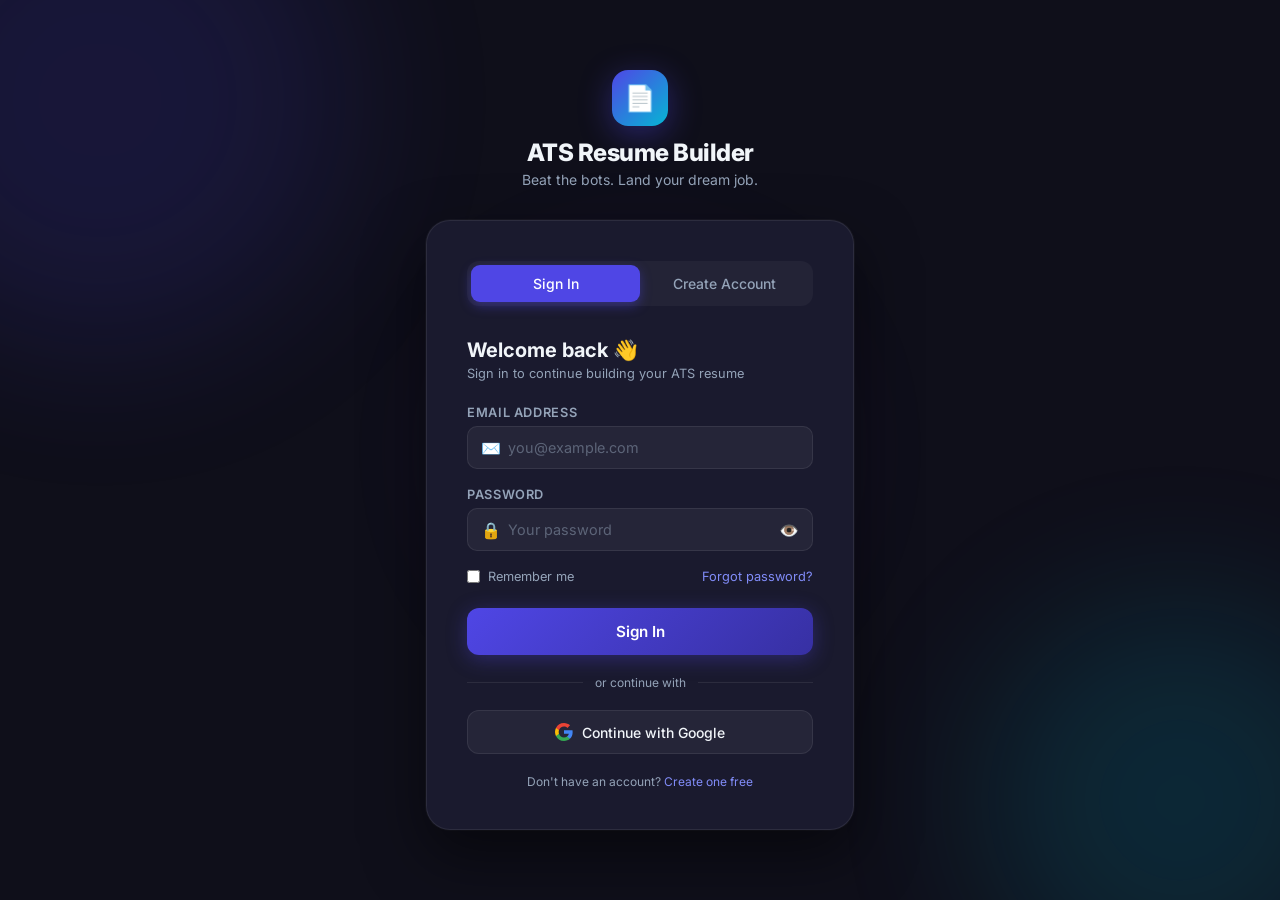
<file: target/classes/static/login.html>
<!DOCTYPE html>
<html lang="en">
<head>
    <meta charset="UTF-8">
    <meta name="viewport" content="width=device-width, initial-scale=1.0">
    <title>Sign In – ATS Resume Builder</title>
    <meta name="description" content="Sign in or create an account to access your ATS-Optimized Resume Builder.">
    <link href="https://fonts.googleapis.com/css2?family=Inter:wght@300;400;500;600;700;800&display=swap" rel="stylesheet">
    <style>
        *, *::before, *::after { box-sizing: border-box; margin: 0; padding: 0; }

        :root {
            --primary: #4F46E5;
            --primary-dark: #3730A3;
            --primary-light: #818CF8;
            --accent: #06B6D4;
            --success: #10B981;
            --danger: #EF4444;
            --bg: #0F0F1A;
            --surface: #1A1A2E;
            --surface2: #16213E;
            --border: rgba(255,255,255,0.08);
            --text: #F1F5F9;
            --text-muted: #94A3B8;
        }

        body {
            font-family: 'Inter', sans-serif;
            background: var(--bg);
            min-height: 100vh;
            display: flex;
            flex-direction: column;
            align-items: center;
            justify-content: center;
            overflow-x: hidden;
            position: relative;
        }

        /* Animated background blobs */
        .bg-blob {
            position: fixed;
            border-radius: 50%;
            filter: blur(80px);
            opacity: 0.15;
            animation: drift 8s ease-in-out infinite alternate;
            pointer-events: none;
            z-index: 0;
        }
        .blob-1 { width: 500px; height: 500px; background: var(--primary); top: -150px; left: -150px; animation-delay: 0s; }
        .blob-2 { width: 400px; height: 400px; background: var(--accent); bottom: -100px; right: -100px; animation-delay: 3s; }
        .blob-3 { width: 300px; height: 300px; background: #7C3AED; top: 50%; left: 50%; transform: translate(-50%,-50%); animation-delay: 1.5s; }

        @keyframes drift {
            from { transform: translate(0, 0) scale(1); }
            to { transform: translate(30px, 20px) scale(1.05); }
        }

        /* Main container */
        .auth-container {
            position: relative;
            z-index: 1;
            width: 100%;
            max-width: 460px;
            padding: 2rem 1rem;
            margin: auto;
        }

        /* Logo / Brand */
        .brand {
            text-align: center;
            margin-bottom: 2rem;
        }
        .brand-icon {
            width: 56px;
            height: 56px;
            background: linear-gradient(135deg, var(--primary), var(--accent));
            border-radius: 16px;
            display: inline-flex;
            align-items: center;
            justify-content: center;
            font-size: 1.6rem;
            margin-bottom: 0.75rem;
            box-shadow: 0 8px 32px rgba(79, 70, 229, 0.4);
        }
        .brand h1 {
            font-size: 1.5rem;
            font-weight: 800;
            color: var(--text);
            letter-spacing: -0.5px;
        }
        .brand p {
            color: var(--text-muted);
            font-size: 0.875rem;
            margin-top: 0.25rem;
        }

        /* Card */
        .auth-card {
            background: var(--surface);
            border: 1px solid var(--border);
            border-radius: 24px;
            padding: 2.5rem;
            box-shadow: 0 25px 60px rgba(0, 0, 0, 0.5), 0 0 0 1px rgba(255,255,255,0.04);
            backdrop-filter: blur(20px);
        }

        /* Tabs */
        .auth-tabs {
            display: flex;
            background: rgba(255,255,255,0.04);
            border-radius: 12px;
            padding: 4px;
            margin-bottom: 2rem;
        }
        .auth-tab {
            flex: 1;
            padding: 0.625rem;
            border: none;
            background: transparent;
            color: var(--text-muted);
            font-family: 'Inter', sans-serif;
            font-size: 0.875rem;
            font-weight: 500;
            border-radius: 9px;
            cursor: pointer;
            transition: all 0.2s ease;
        }
        .auth-tab.active {
            background: var(--primary);
            color: #fff;
            box-shadow: 0 4px 12px rgba(79, 70, 229, 0.4);
        }
        .auth-tab:hover:not(.active) { color: var(--text); background: rgba(255,255,255,0.06); }

        /* Form panels */
        .auth-panel { display: none; }
        .auth-panel.active { display: block; }

        /* Form heading */
        .panel-heading {
            margin-bottom: 1.5rem;
        }
        .panel-heading h2 {
            font-size: 1.25rem;
            font-weight: 700;
            color: var(--text);
        }
        .panel-heading p {
            font-size: 0.8rem;
            color: var(--text-muted);
            margin-top: 0.25rem;
        }

        /* Form fields */
        .field { margin-bottom: 1.125rem; }
        .field label {
            display: block;
            font-size: 0.8rem;
            font-weight: 600;
            color: var(--text-muted);
            text-transform: uppercase;
            letter-spacing: 0.05em;
            margin-bottom: 0.4rem;
        }
        .input-wrap {
            position: relative;
        }
        .input-icon {
            position: absolute;
            left: 14px;
            top: 50%;
            transform: translateY(-50%);
            font-size: 1rem;
            pointer-events: none;
        }
        .field input {
            width: 100%;
            padding: 0.75rem 0.875rem 0.75rem 2.5rem;
            background: rgba(255,255,255,0.05);
            border: 1px solid var(--border);
            border-radius: 10px;
            color: var(--text);
            font-family: 'Inter', sans-serif;
            font-size: 0.9rem;
            transition: border-color 0.2s, box-shadow 0.2s, background 0.2s;
            outline: none;
        }
        .field input::placeholder { color: rgba(148,163,184,0.5); }
        .field input:focus {
            border-color: var(--primary-light);
            background: rgba(79, 70, 229, 0.08);
            box-shadow: 0 0 0 3px rgba(79, 70, 229, 0.15);
        }

        /* Password toggle */
        .toggle-password {
            position: absolute;
            right: 14px;
            top: 50%;
            transform: translateY(-50%);
            background: none;
            border: none;
            color: var(--text-muted);
            cursor: pointer;
            font-size: 1rem;
            padding: 0;
            transition: color 0.2s;
        }
        .toggle-password:hover { color: var(--text); }

        /* Remember / Forgot row */
        .form-footer-row {
            display: flex;
            align-items: center;
            justify-content: space-between;
            margin-bottom: 1.5rem;
        }
        .remember-label {
            display: flex;
            align-items: center;
            gap: 0.5rem;
            font-size: 0.8rem;
            color: var(--text-muted);
            cursor: pointer;
            user-select: none;
        }
        .remember-label input[type="checkbox"] { accent-color: var(--primary); }
        .forgot-link {
            font-size: 0.8rem;
            color: var(--primary-light);
            text-decoration: none;
            transition: color 0.2s;
        }
        .forgot-link:hover { color: #fff; }

        /* Submit button */
        .submit-btn {
            width: 100%;
            padding: 0.875rem;
            background: linear-gradient(135deg, var(--primary), var(--primary-dark));
            color: #fff;
            font-family: 'Inter', sans-serif;
            font-size: 0.95rem;
            font-weight: 600;
            border: none;
            border-radius: 12px;
            cursor: pointer;
            transition: all 0.2s ease;
            box-shadow: 0 4px 20px rgba(79, 70, 229, 0.35);
            position: relative;
            overflow: hidden;
        }
        .submit-btn::before {
            content: '';
            position: absolute;
            inset: 0;
            background: linear-gradient(135deg, rgba(255,255,255,0.1), transparent);
            opacity: 0;
            transition: opacity 0.2s;
        }
        .submit-btn:hover::before { opacity: 1; }
        .submit-btn:hover { transform: translateY(-1px); box-shadow: 0 8px 28px rgba(79, 70, 229, 0.5); }
        .submit-btn:active { transform: translateY(0); }
        .submit-btn:disabled { opacity: 0.6; cursor: not-allowed; transform: none; }

        /* Divider */
        .divider {
            display: flex;
            align-items: center;
            gap: 0.75rem;
            margin: 1.25rem 0;
            color: var(--text-muted);
            font-size: 0.75rem;
        }
        .divider::before, .divider::after {
            content: '';
            flex: 1;
            height: 1px;
            background: var(--border);
        }

        /* Google OAuth button (mock) */
        .oauth-btn {
            width: 100%;
            padding: 0.75rem;
            background: rgba(255,255,255,0.05);
            border: 1px solid var(--border);
            border-radius: 12px;
            color: var(--text);
            font-family: 'Inter', sans-serif;
            font-size: 0.875rem;
            font-weight: 500;
            cursor: pointer;
            display: flex;
            align-items: center;
            justify-content: center;
            gap: 0.6rem;
            transition: all 0.2s;
        }
        .oauth-btn:hover { background: rgba(255,255,255,0.09); border-color: rgba(255,255,255,0.15); }

        /* Alert messages */
        .alert {
            padding: 0.75rem 1rem;
            border-radius: 10px;
            font-size: 0.85rem;
            font-weight: 500;
            margin-bottom: 1.25rem;
            display: none;
            animation: slideIn 0.3s ease;
        }
        .alert.show { display: flex; align-items: center; gap: 0.5rem; }
        .alert-error { background: rgba(239,68,68,0.12); border: 1px solid rgba(239,68,68,0.3); color: #FCA5A5; }
        .alert-success { background: rgba(16,185,129,0.12); border: 1px solid rgba(16,185,129,0.3); color: #6EE7B7; }

        @keyframes slideIn {
            from { opacity: 0; transform: translateY(-8px); }
            to { opacity: 1; transform: translateY(0); }
        }

        /* Terms text */
        .terms-text {
            font-size: 0.75rem;
            color: var(--text-muted);
            text-align: center;
            margin-top: 1rem;
        }
        .terms-text a { color: var(--primary-light); text-decoration: none; }

        /* Spinner */
        .spinner {
            display: inline-block;
            width: 16px;
            height: 16px;
            border: 2px solid rgba(255,255,255,0.3);
            border-top-color: #fff;
            border-radius: 50%;
            animation: spin 0.7s linear infinite;
            vertical-align: middle;
            margin-right: 6px;
        }
        @keyframes spin { to { transform: rotate(360deg); } }

        /* Password strength */
        .strength-bar {
            height: 3px;
            border-radius: 2px;
            margin-top: 6px;
            background: rgba(255,255,255,0.08);
            overflow: hidden;
        }
        .strength-fill {
            height: 100%;
            border-radius: 2px;
            transition: width 0.3s ease, background 0.3s ease;
            width: 0%;
        }
    </style>
</head>
<body>

    <!-- Animated background -->
    <div class="bg-blob blob-1"></div>
    <div class="bg-blob blob-2"></div>
    <div class="bg-blob blob-3"></div>

    <div class="auth-container">

        <!-- Brand -->
        <div class="brand">
            <div class="brand-icon">📄</div>
            <h1>ATS Resume Builder</h1>
            <p>Beat the bots. Land your dream job.</p>
        </div>

        <!-- Card -->
        <div class="auth-card">

            <!-- Tabs -->
            <div class="auth-tabs" role="tablist">
                <button class="auth-tab active" id="tabSignIn" role="tab" onclick="switchTab('signin')">Sign In</button>
                <button class="auth-tab" id="tabSignUp" role="tab" onclick="switchTab('signup')">Create Account</button>
            </div>

            <!-- ===== SIGN IN PANEL ===== -->
            <div class="auth-panel active" id="panelSignIn">
                <div class="panel-heading">
                    <h2>Welcome back 👋</h2>
                    <p>Sign in to continue building your ATS resume</p>
                </div>

                <div class="alert alert-error" id="loginError">
                    <span>⚠️</span><span id="loginErrorMsg"></span>
                </div>
                <div class="alert alert-success" id="loginSuccess">
                    <span>✅</span><span id="loginSuccessMsg"></span>
                </div>

                <form id="loginForm" onsubmit="handleLogin(event)">
                    <div class="field">
                        <label for="loginEmail">Email Address</label>
                        <div class="input-wrap">
                            <span class="input-icon">✉️</span>
                            <input type="email" id="loginEmail" placeholder="you@example.com" required autocomplete="email">
                        </div>
                    </div>

                    <div class="field">
                        <label for="loginPassword">Password</label>
                        <div class="input-wrap">
                            <span class="input-icon">🔒</span>
                            <input type="password" id="loginPassword" placeholder="Your password" required autocomplete="current-password">
                            <button type="button" class="toggle-password" onclick="togglePass('loginPassword', this)">👁️</button>
                        </div>
                    </div>

                    <div class="form-footer-row">
                        <label class="remember-label">
                            <input type="checkbox" id="rememberMe"> Remember me
                        </label>
                        <a href="#" class="forgot-link">Forgot password?</a>
                    </div>

                    <button type="submit" class="submit-btn" id="loginBtn">Sign In</button>
                </form>

                <div class="divider">or continue with</div>

                <button class="oauth-btn" onclick="alert('Google OAuth coming soon!')">
                    <svg width="18" height="18" viewBox="0 0 18 18"><path fill="#4285F4" d="M17.64 9.2c0-.637-.057-1.251-.164-1.84H9v3.481h4.844c-.209 1.125-.843 2.078-1.796 2.717v2.258h2.908c1.702-1.567 2.684-3.874 2.684-6.615z"/><path fill="#34A853" d="M9 18c2.43 0 4.467-.806 5.956-2.18l-2.908-2.259c-.806.54-1.837.86-3.048.86-2.344 0-4.328-1.584-5.036-3.711H.957v2.332A8.997 8.997 0 0 0 9 18z"/><path fill="#FBBC05" d="M3.964 10.71A5.41 5.41 0 0 1 3.682 9c0-.593.102-1.17.282-1.71V4.958H.957A8.996 8.996 0 0 0 0 9c0 1.452.348 2.827.957 4.042l3.007-2.332z"/><path fill="#EA4335" d="M9 3.58c1.321 0 2.508.454 3.44 1.345l2.582-2.58C13.463.891 11.426 0 9 0A8.997 8.997 0 0 0 .957 4.958L3.964 7.29C4.672 5.163 6.656 3.58 9 3.58z"/></svg>
                    Continue with Google
                </button>

                <p class="terms-text" style="margin-top:1.25rem;">
                    Don't have an account? <a href="#" onclick="switchTab('signup')">Create one free</a>
                </p>
            </div>

            <!-- ===== SIGN UP PANEL ===== -->
            <div class="auth-panel" id="panelSignUp">
                <div class="panel-heading">
                    <h2>Create your account 🚀</h2>
                    <p>Join thousands of job seekers beating ATS systems</p>
                </div>

                <div class="alert alert-error" id="registerError">
                    <span>⚠️</span><span id="registerErrorMsg"></span>
                </div>
                <div class="alert alert-success" id="registerSuccess">
                    <span>✅</span><span id="registerSuccessMsg"></span>
                </div>

                <form id="registerForm" onsubmit="handleRegister(event)">
                    <div class="field">
                        <label for="regName">Full Name</label>
                        <div class="input-wrap">
                            <span class="input-icon">👤</span>
                            <input type="text" id="regName" placeholder="e.g. Haruna Ibrahim Konlan" required autocomplete="name">
                        </div>
                    </div>

                    <div class="field">
                        <label for="regEmail">Email Address</label>
                        <div class="input-wrap">
                            <span class="input-icon">✉️</span>
                            <input type="email" id="regEmail" placeholder="you@example.com" required autocomplete="email">
                        </div>
                    </div>

                    <div class="field">
                        <label for="regPassword">Password</label>
                        <div class="input-wrap">
                            <span class="input-icon">🔒</span>
                            <input type="password" id="regPassword" placeholder="Min. 6 characters" required autocomplete="new-password" oninput="checkStrength(this.value)">
                            <button type="button" class="toggle-password" onclick="togglePass('regPassword', this)">👁️</button>
                        </div>
                        <div class="strength-bar"><div class="strength-fill" id="strengthFill"></div></div>
                    </div>

                    <div class="field">
                        <label for="regConfirm">Confirm Password</label>
                        <div class="input-wrap">
                            <span class="input-icon">🔐</span>
                            <input type="password" id="regConfirm" placeholder="Repeat your password" required autocomplete="new-password">
                            <button type="button" class="toggle-password" onclick="togglePass('regConfirm', this)">👁️</button>
                        </div>
                    </div>

                    <button type="submit" class="submit-btn" id="registerBtn" style="margin-top:0.5rem;">Create Account</button>
                </form>

                <p class="terms-text">
                    By signing up, you agree to our <a href="#">Terms of Service</a> &amp; <a href="#">Privacy Policy</a>
                </p>
                <p class="terms-text" style="margin-top:0.5rem;">
                    Already have an account? <a href="#" onclick="switchTab('signin')">Sign in</a>
                </p>
            </div>

        </div>
    </div>

    <script>
        // ─── Check if already logged in ───────────────────────────────────────
        const session = JSON.parse(localStorage.getItem('ats_session') || 'null');
        if (session && session.userId) {
            window.location.href = '/index.html';
        }

        // ─── Tab switching ─────────────────────────────────────────────────────
        function switchTab(tab) {
            const isSignIn = tab === 'signin';
            document.getElementById('tabSignIn').classList.toggle('active', isSignIn);
            document.getElementById('tabSignUp').classList.toggle('active', !isSignIn);
            document.getElementById('panelSignIn').classList.toggle('active', isSignIn);
            document.getElementById('panelSignUp').classList.toggle('active', !isSignIn);
            clearAlerts();
        }

        function clearAlerts() {
            ['loginError','loginSuccess','registerError','registerSuccess'].forEach(id => {
                document.getElementById(id).classList.remove('show');
            });
        }

        // ─── Password visibility toggle ────────────────────────────────────────
        function togglePass(inputId, btn) {
            const input = document.getElementById(inputId);
            const isText = input.type === 'text';
            input.type = isText ? 'password' : 'text';
            btn.textContent = isText ? '👁️' : '🙈';
        }

        // ─── Password strength meter ───────────────────────────────────────────
        function checkStrength(val) {
            const fill = document.getElementById('strengthFill');
            let score = 0;
            if (val.length >= 6) score++;
            if (val.length >= 10) score++;
            if (/[A-Z]/.test(val)) score++;
            if (/[0-9]/.test(val)) score++;
            if (/[^A-Za-z0-9]/.test(val)) score++;
            const widths  = ['0%', '20%', '45%', '65%', '85%', '100%'];
            const colors  = ['transparent', '#EF4444', '#F59E0B', '#F59E0B', '#10B981', '#10B981'];
            fill.style.width = widths[score];
            fill.style.background = colors[score];
        }

        // ─── Show alert helpers ────────────────────────────────────────────────
        function showError(prefix, msg) {
            document.getElementById(prefix + 'ErrorMsg').textContent = msg;
            document.getElementById(prefix + 'Error').classList.add('show');
            document.getElementById(prefix + 'Success').classList.remove('show');
        }
        function showSuccess(prefix, msg) {
            document.getElementById(prefix + 'SuccessMsg').textContent = msg;
            document.getElementById(prefix + 'Success').classList.add('show');
            document.getElementById(prefix + 'Error').classList.remove('show');
        }

        function setLoading(btnId, loading) {
            const btn = document.getElementById(btnId);
            btn.disabled = loading;
            btn.innerHTML = loading
                ? '<span class="spinner"></span> Please wait...'
                : (btnId === 'loginBtn' ? 'Sign In' : 'Create Account');
        }

        // ─── LOGIN ─────────────────────────────────────────────────────────────
        async function handleLogin(e) {
            e.preventDefault();
            clearAlerts();
            const email    = document.getElementById('loginEmail').value.trim();
            const password = document.getElementById('loginPassword').value;
            const remember = document.getElementById('rememberMe').checked;

            setLoading('loginBtn', true);
            try {
                const res  = await fetch('/api/auth/login', {
                    method: 'POST',
                    headers: { 'Content-Type': 'application/json' },
                    body: JSON.stringify({ email, password })
                });
                const data = await res.json();
                if (data.success) {
                    showSuccess('login', data.message);
                    const sessionData = { userId: data.userId, fullName: data.fullName, email: data.email };
                    if (remember) {
                        localStorage.setItem('ats_session', JSON.stringify(sessionData));
                    } else {
                        sessionStorage.setItem('ats_session', JSON.stringify(sessionData));
                        localStorage.setItem('ats_session', JSON.stringify(sessionData));
                    }
                    setTimeout(() => { window.location.href = '/index.html'; }, 1000);
                } else {
                    showError('login', data.message);
                }
            } catch (err) {
                showError('login', 'Network error. Is the server running?');
            } finally {
                setLoading('loginBtn', false);
            }
        }

        // ─── REGISTER ──────────────────────────────────────────────────────────
        async function handleRegister(e) {
            e.preventDefault();
            clearAlerts();
            const fullName = document.getElementById('regName').value.trim();
            const email    = document.getElementById('regEmail').value.trim();
            const password = document.getElementById('regPassword').value;
            const confirm  = document.getElementById('regConfirm').value;

            if (password !== confirm) {
                showError('register', 'Passwords do not match.');
                return;
            }
            if (password.length < 6) {
                showError('register', 'Password must be at least 6 characters.');
                return;
            }

            setLoading('registerBtn', true);
            try {
                const res  = await fetch('/api/auth/register', {
                    method: 'POST',
                    headers: { 'Content-Type': 'application/json' },
                    body: JSON.stringify({ fullName, email, password })
                });
                const data = await res.json();
                if (data.success) {
                    showSuccess('register', data.message + ' Redirecting...');
                    const sessionData = { userId: data.userId, fullName: data.fullName, email: data.email };
                    localStorage.setItem('ats_session', JSON.stringify(sessionData));
                    setTimeout(() => { window.location.href = '/index.html'; }, 1500);
                } else {
                    showError('register', data.message);
                }
            } catch (err) {
                showError('register', 'Network error. Is the server running?');
            } finally {
                setLoading('registerBtn', false);
            }
        }
    </script>
</body>
</html>
</file>
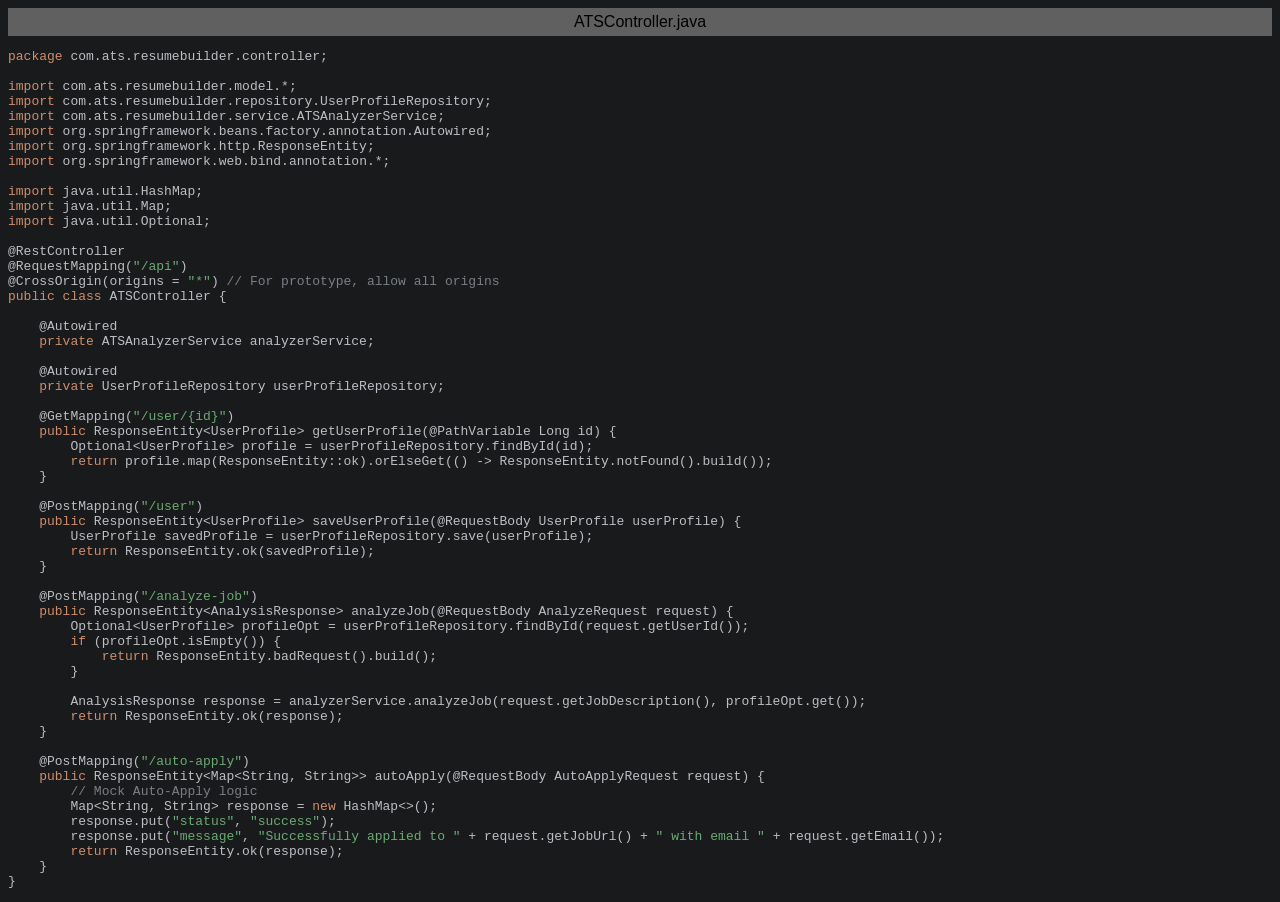
<file: exportToHTML/com/ats/resumebuilder/controller/ATSController.java.html>
<html>
<head>
<title>ATSController.java</title>
<meta http-equiv="Content-Type" content="text/html; charset=utf-8">
<style type="text/css">
.s0 { color: #cf8e6d;}
.s1 { color: #bcbec4;}
.s2 { color: #bcbec4;}
.s3 { color: #6aab73;}
.s4 { color: #7a7e85;}
</style>
</head>
<body bgcolor="#191a1c">
<table CELLSPACING=0 CELLPADDING=5 COLS=1 WIDTH="100%" BGCOLOR="#606060" >
<tr><td><center>
<font face="Arial, Helvetica" color="#000000">
ATSController.java</font>
</center></td></tr></table>
<pre><span class="s0">package </span><span class="s1">com</span><span class="s2">.</span><span class="s1">ats</span><span class="s2">.</span><span class="s1">resumebuilder</span><span class="s2">.</span><span class="s1">controller</span><span class="s2">;</span>

<span class="s0">import </span><span class="s1">com</span><span class="s2">.</span><span class="s1">ats</span><span class="s2">.</span><span class="s1">resumebuilder</span><span class="s2">.</span><span class="s1">model</span><span class="s2">.*;</span>
<span class="s0">import </span><span class="s1">com</span><span class="s2">.</span><span class="s1">ats</span><span class="s2">.</span><span class="s1">resumebuilder</span><span class="s2">.</span><span class="s1">repository</span><span class="s2">.</span><span class="s1">UserProfileRepository</span><span class="s2">;</span>
<span class="s0">import </span><span class="s1">com</span><span class="s2">.</span><span class="s1">ats</span><span class="s2">.</span><span class="s1">resumebuilder</span><span class="s2">.</span><span class="s1">service</span><span class="s2">.</span><span class="s1">ATSAnalyzerService</span><span class="s2">;</span>
<span class="s0">import </span><span class="s1">org</span><span class="s2">.</span><span class="s1">springframework</span><span class="s2">.</span><span class="s1">beans</span><span class="s2">.</span><span class="s1">factory</span><span class="s2">.</span><span class="s1">annotation</span><span class="s2">.</span><span class="s1">Autowired</span><span class="s2">;</span>
<span class="s0">import </span><span class="s1">org</span><span class="s2">.</span><span class="s1">springframework</span><span class="s2">.</span><span class="s1">http</span><span class="s2">.</span><span class="s1">ResponseEntity</span><span class="s2">;</span>
<span class="s0">import </span><span class="s1">org</span><span class="s2">.</span><span class="s1">springframework</span><span class="s2">.</span><span class="s1">web</span><span class="s2">.</span><span class="s1">bind</span><span class="s2">.</span><span class="s1">annotation</span><span class="s2">.*;</span>

<span class="s0">import </span><span class="s1">java</span><span class="s2">.</span><span class="s1">util</span><span class="s2">.</span><span class="s1">HashMap</span><span class="s2">;</span>
<span class="s0">import </span><span class="s1">java</span><span class="s2">.</span><span class="s1">util</span><span class="s2">.</span><span class="s1">Map</span><span class="s2">;</span>
<span class="s0">import </span><span class="s1">java</span><span class="s2">.</span><span class="s1">util</span><span class="s2">.</span><span class="s1">Optional</span><span class="s2">;</span>

<span class="s1">@RestController</span>
<span class="s1">@RequestMapping</span><span class="s2">(</span><span class="s3">&quot;/api&quot;</span><span class="s2">)</span>
<span class="s1">@CrossOrigin</span><span class="s2">(</span><span class="s1">origins </span><span class="s2">= </span><span class="s3">&quot;*&quot;</span><span class="s2">) </span><span class="s4">// For prototype, allow all origins</span>
<span class="s0">public class </span><span class="s1">ATSController </span><span class="s2">{</span>

    <span class="s1">@Autowired</span>
    <span class="s0">private </span><span class="s1">ATSAnalyzerService analyzerService</span><span class="s2">;</span>

    <span class="s1">@Autowired</span>
    <span class="s0">private </span><span class="s1">UserProfileRepository userProfileRepository</span><span class="s2">;</span>

    <span class="s1">@GetMapping</span><span class="s2">(</span><span class="s3">&quot;/user/{id}&quot;</span><span class="s2">)</span>
    <span class="s0">public </span><span class="s1">ResponseEntity</span><span class="s2">&lt;</span><span class="s1">UserProfile</span><span class="s2">&gt; </span><span class="s1">getUserProfile</span><span class="s2">(</span><span class="s1">@PathVariable Long id</span><span class="s2">) {</span>
        <span class="s1">Optional</span><span class="s2">&lt;</span><span class="s1">UserProfile</span><span class="s2">&gt; </span><span class="s1">profile </span><span class="s2">= </span><span class="s1">userProfileRepository</span><span class="s2">.</span><span class="s1">findById</span><span class="s2">(</span><span class="s1">id</span><span class="s2">);</span>
        <span class="s0">return </span><span class="s1">profile</span><span class="s2">.</span><span class="s1">map</span><span class="s2">(</span><span class="s1">ResponseEntity::ok</span><span class="s2">).</span><span class="s1">orElseGet</span><span class="s2">(() </span><span class="s1">-&gt; ResponseEntity</span><span class="s2">.</span><span class="s1">notFound</span><span class="s2">().</span><span class="s1">build</span><span class="s2">());</span>
    <span class="s2">}</span>

    <span class="s1">@PostMapping</span><span class="s2">(</span><span class="s3">&quot;/user&quot;</span><span class="s2">)</span>
    <span class="s0">public </span><span class="s1">ResponseEntity</span><span class="s2">&lt;</span><span class="s1">UserProfile</span><span class="s2">&gt; </span><span class="s1">saveUserProfile</span><span class="s2">(</span><span class="s1">@RequestBody UserProfile userProfile</span><span class="s2">) {</span>
        <span class="s1">UserProfile savedProfile </span><span class="s2">= </span><span class="s1">userProfileRepository</span><span class="s2">.</span><span class="s1">save</span><span class="s2">(</span><span class="s1">userProfile</span><span class="s2">);</span>
        <span class="s0">return </span><span class="s1">ResponseEntity</span><span class="s2">.</span><span class="s1">ok</span><span class="s2">(</span><span class="s1">savedProfile</span><span class="s2">);</span>
    <span class="s2">}</span>

    <span class="s1">@PostMapping</span><span class="s2">(</span><span class="s3">&quot;/analyze-job&quot;</span><span class="s2">)</span>
    <span class="s0">public </span><span class="s1">ResponseEntity</span><span class="s2">&lt;</span><span class="s1">AnalysisResponse</span><span class="s2">&gt; </span><span class="s1">analyzeJob</span><span class="s2">(</span><span class="s1">@RequestBody AnalyzeRequest request</span><span class="s2">) {</span>
        <span class="s1">Optional</span><span class="s2">&lt;</span><span class="s1">UserProfile</span><span class="s2">&gt; </span><span class="s1">profileOpt </span><span class="s2">= </span><span class="s1">userProfileRepository</span><span class="s2">.</span><span class="s1">findById</span><span class="s2">(</span><span class="s1">request</span><span class="s2">.</span><span class="s1">getUserId</span><span class="s2">());</span>
        <span class="s0">if </span><span class="s2">(</span><span class="s1">profileOpt</span><span class="s2">.</span><span class="s1">isEmpty</span><span class="s2">()) {</span>
            <span class="s0">return </span><span class="s1">ResponseEntity</span><span class="s2">.</span><span class="s1">badRequest</span><span class="s2">().</span><span class="s1">build</span><span class="s2">();</span>
        <span class="s2">}</span>

        <span class="s1">AnalysisResponse response </span><span class="s2">= </span><span class="s1">analyzerService</span><span class="s2">.</span><span class="s1">analyzeJob</span><span class="s2">(</span><span class="s1">request</span><span class="s2">.</span><span class="s1">getJobDescription</span><span class="s2">(), </span><span class="s1">profileOpt</span><span class="s2">.</span><span class="s1">get</span><span class="s2">());</span>
        <span class="s0">return </span><span class="s1">ResponseEntity</span><span class="s2">.</span><span class="s1">ok</span><span class="s2">(</span><span class="s1">response</span><span class="s2">);</span>
    <span class="s2">}</span>

    <span class="s1">@PostMapping</span><span class="s2">(</span><span class="s3">&quot;/auto-apply&quot;</span><span class="s2">)</span>
    <span class="s0">public </span><span class="s1">ResponseEntity</span><span class="s2">&lt;</span><span class="s1">Map</span><span class="s2">&lt;</span><span class="s1">String</span><span class="s2">, </span><span class="s1">String</span><span class="s2">&gt;&gt; </span><span class="s1">autoApply</span><span class="s2">(</span><span class="s1">@RequestBody AutoApplyRequest request</span><span class="s2">) {</span>
        <span class="s4">// Mock Auto-Apply logic</span>
        <span class="s1">Map</span><span class="s2">&lt;</span><span class="s1">String</span><span class="s2">, </span><span class="s1">String</span><span class="s2">&gt; </span><span class="s1">response </span><span class="s2">= </span><span class="s0">new </span><span class="s1">HashMap</span><span class="s2">&lt;&gt;();</span>
        <span class="s1">response</span><span class="s2">.</span><span class="s1">put</span><span class="s2">(</span><span class="s3">&quot;status&quot;</span><span class="s2">, </span><span class="s3">&quot;success&quot;</span><span class="s2">);</span>
        <span class="s1">response</span><span class="s2">.</span><span class="s1">put</span><span class="s2">(</span><span class="s3">&quot;message&quot;</span><span class="s2">, </span><span class="s3">&quot;Successfully applied to &quot; </span><span class="s2">+ </span><span class="s1">request</span><span class="s2">.</span><span class="s1">getJobUrl</span><span class="s2">() + </span><span class="s3">&quot; with email &quot; </span><span class="s2">+ </span><span class="s1">request</span><span class="s2">.</span><span class="s1">getEmail</span><span class="s2">());</span>
        <span class="s0">return </span><span class="s1">ResponseEntity</span><span class="s2">.</span><span class="s1">ok</span><span class="s2">(</span><span class="s1">response</span><span class="s2">);</span>
    <span class="s2">}</span>
<span class="s2">}</span>
</pre>
</body>
</html>
</file>
